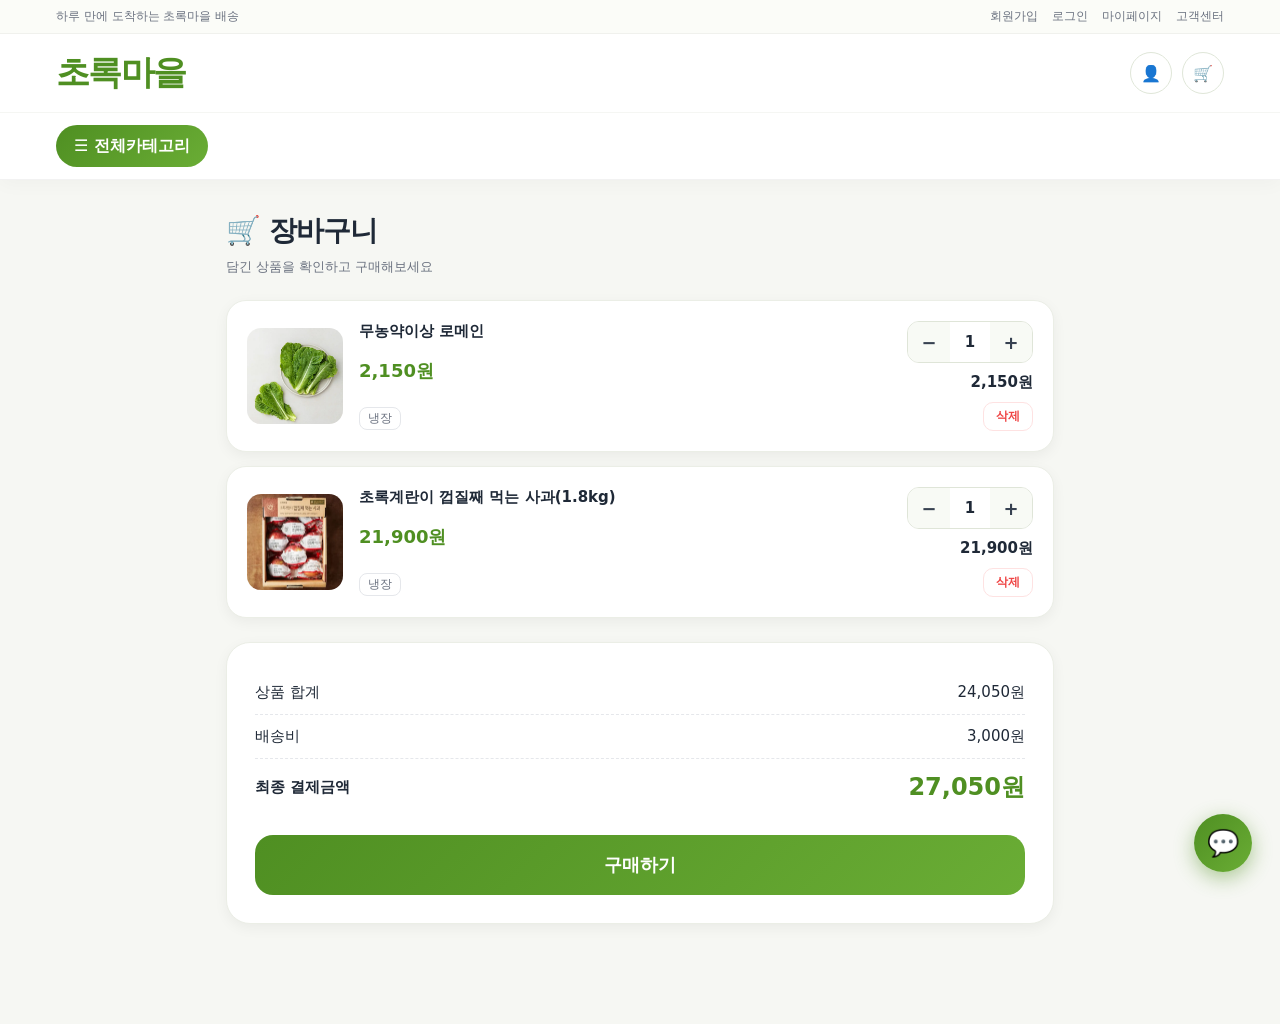
<file: cart.html>
<!doctype html>
<html lang="ko">

<head>
  <meta charset="utf-8" />
  <meta name="viewport" content="width=device-width, initial-scale=1" />
  <title>초록마을 - 장바구니</title>
  <link rel="stylesheet" href="./css/reset.css" />
  <link rel="stylesheet" href="./css/common.css" />
  <style>
    .cart-wrap {
      max-width: 860px;
      margin: 0 auto;
      padding: 32px 16px 100px;
    }

    .cart-title {
      font-size: 28px;
      font-weight: 900;
      letter-spacing: -1px;
      margin: 0 0 8px;
    }

    .cart-subtitle {
      font-size: 13px;
      color: var(--muted);
      margin: 0 0 24px;
    }

    .login-nudge {
      display: flex;
      align-items: center;
      justify-content: space-between;
      padding: 14px 20px;
      border-radius: 14px;
      background: var(--green-soft);
      border: 1px solid #cfe0bd;
      margin-bottom: 20px;
      font-size: 14px;
      gap: 12px;
    }

    .login-nudge a {
      font-weight: 800;
      color: var(--green-dark);
      text-decoration: none;
      white-space: nowrap;
    }

    .cart-item {
      display: grid;
      grid-template-columns: 96px 1fr auto;
      gap: 16px;
      align-items: center;
      padding: 20px;
      background: #fff;
      border-radius: 20px;
      border: 1px solid #ebeee6;
      box-shadow: 0 4px 14px rgba(0, 0, 0, .05);
      margin-bottom: 14px;
    }

    .ci-img {
      width: 96px;
      height: 96px;
      border-radius: 14px;
      object-fit: cover;
      background: #f1f3ec;
    }

    .ci-name {
      font-weight: 800;
      font-size: 15px;
      margin: 0 0 6px;
    }

    .ci-price {
      font-size: 18px;
      font-weight: 900;
      color: var(--green-dark);
    }

    .ci-tag {
      font-size: 12px;
      color: #6b7280;
      border: 1px solid #e5e7eb;
      padding: 2px 8px;
      border-radius: 8px;
      display: inline-block;
      margin-top: 6px;
    }

    .ci-right {
      display: flex;
      flex-direction: column;
      align-items: flex-end;
      gap: 10px;
    }

    .qty-ctrl {
      display: flex;
      align-items: center;
      height: 42px;
      border: 1px solid #dfe5d8;
      border-radius: 12px;
      overflow: hidden;
    }

    .qty-ctrl button {
      width: 42px;
      height: 100%;
      border: none;
      background: #f8faf5;
      cursor: pointer;
      font-size: 18px;
      font-weight: 700;
      color: #374151;
    }

    .qty-ctrl button:hover {
      background: var(--green-soft);
    }

    .qty-ctrl span {
      width: 40px;
      text-align: center;
      font-weight: 800;
      font-size: 15px;
    }

    .ci-subtotal {
      font-weight: 800;
      font-size: 15px;
    }

    .del-btn {
      background: none;
      border: 1px solid #fee2e2;
      color: #ef4444;
      border-radius: 10px;
      padding: 5px 12px;
      cursor: pointer;
      font-size: 12px;
      font-weight: 700;
    }

    .del-btn:hover {
      background: #fee2e2;
    }

    .cart-empty {
      display: none;
      text-align: center;
      padding: 80px 20px;
    }

    .cart-empty p {
      font-size: 20px;
      color: #9ca3af;
      margin-bottom: 20px;
    }

    .cart-empty a {
      color: var(--green-dark);
      font-weight: 800;
      text-decoration: none;
    }

    .cart-summary {
      display: none;
      background: #fff;
      border-radius: 24px;
      border: 1px solid #ebeee6;
      padding: 28px;
      margin-top: 24px;
      box-shadow: 0 4px 14px rgba(0, 0, 0, .05);
    }

    .s-row {
      display: flex;
      justify-content: space-between;
      align-items: center;
      padding: 12px 0;
      border-bottom: 1px dashed #e5e7eb;
      font-size: 15px;
    }

    .s-row:last-of-type {
      border-bottom: none;
    }

    .s-total {
      font-size: 24px;
      font-weight: 900;
      color: var(--green-dark);
    }

    .checkout-btn {
      width: 100%;
      height: 60px;
      margin-top: 20px;
      border: none;
      border-radius: 18px;
      background: linear-gradient(135deg, var(--green-dark), var(--green));
      color: #fff;
      font-size: 18px;
      font-weight: 800;
      cursor: pointer;
    }

    .checkout-btn:hover {
      opacity: .9;
    }

    @media (max-width:640px) {
      .cart-item {
        grid-template-columns: 72px 1fr;
      }

      .ci-right {
        flex-direction: row;
        flex-wrap: wrap;
        justify-content: flex-start;
        grid-column: 1 / -1;
      }
    }
  </style>
</head>

<body>

  <header class="top" id="siteHeader">
    <div class="topbar">
      <div class="topbar__inner">
        <div class="topbar__left"><span>하루 만에 도착하는 초록마을 배송</span></div>
        <div class="topbar__right" id="topLinks"></div>
      </div>
    </div>
    <div class="top__inner">
      <a href="./index.html" class="brand" id="brand">초록마을</a>
      <div class="tools">
        <button class="iconbtn" type="button" aria-label="마이페이지">👤</button>
        <button class="iconbtn" type="button" aria-label="장바구니">🛒</button>
      </div>
    </div>
    <div class="navrow">
      <div class="navrow__inner">
        <button class="allcat" type="button">☰ 전체카테고리</button>
        <nav class="nav2" id="nav2"></nav>
      </div>
    </div>
  </header>

  <div class="cart-wrap">
    <h1 class="cart-title">🛒 장바구니</h1>
    <p class="cart-subtitle">담긴 상품을 확인하고 구매해보세요</p>

    <div class="login-nudge" id="loginNudge" style="display:none;">
      <span>🌿 로그인하면 어떤 기기에서도 장바구니가 유지돼요!</span>
      <a href="./login.html">로그인하기 →</a>
    </div>

    <div id="cartItems"></div>

    <div class="cart-empty" id="cartEmpty">
      <p>장바구니가 비어 있어요 🥲</p>
      <a href="./index.html">쇼핑 계속하기 →</a>
    </div>

    <div class="cart-summary" id="cartSummary">
      <div class="s-row"><span>상품 합계</span><span id="sSubtotal">0원</span></div>
      <div class="s-row"><span>배송비</span><span id="sShipping">3,000원</span></div>
      <div class="s-row">
        <span style="font-weight:800;">최종 결제금액</span>
        <span class="s-total" id="sTotal">0원</span>
      </div>
      <button class="checkout-btn" onclick="alert('결제 기능은 추후 구현 예정이에요!')">구매하기</button>
    </div>
  </div>

  <script src="./js/auth.js"></script>
  <script src="./js/chatbot.js"></script>
  <script>
    const API_BASE = "http://localhost:8000";
    const LOCAL_KEY = "choroc_cart";
    const CART_VERSION_KEY = "choroc_cart_version";
    const CART_VERSION = "choroc-cart-default-v2";

    function won(n) { return Number(n).toLocaleString("ko-KR") + "원"; }

    // ── 기본 장바구니 2개 ──
    // PPT 내용 유지: 비로그인/로그인 모두 localStorage를 화면 기준으로 사용하고,
    // 로그인 상태에서는 MySQL cart_items에 동기화한다.
    function getDefaultCartItems() {
      return [
        {
          id: "init-101",
          product_id: 101,
          name: "무농약이상 로메인",
          price: 2150,
          image: "./img/26.webp",
          tag: "냉장",
          quantity: 1
        },
        {
          id: "init-102",
          product_id: 102,
          name: "초록계란이 껍질째 먹는 사과(1.8kg)",
          price: 21900,
          image: "./img/23.webp",
          tag: "냉장",
          quantity: 1
        }
      ];
    }

    // ── localStorage 관리 ──
    function localLoad() {
      try {
        const raw = localStorage.getItem(LOCAL_KEY);
        const parsed = (raw && raw !== "null") ? JSON.parse(raw) : [];
        return Array.isArray(parsed) ? parsed : [];
      } catch { return []; }
    }

    function localSave(items) {
      localStorage.setItem(LOCAL_KEY, JSON.stringify(items));
    }

    function hasCartStorage() {
      return localStorage.getItem(LOCAL_KEY) !== null;
    }

    // 프론트 data.json 상품 ID(101~117)를 DB products.id(1~17) 기준으로 비교하기 위한 변환
    function toDbProductId(productId) {
      const n = Number(productId);
      if (n >= 101 && n <= 117) return n - 100;
      return n;
    }

    // ── 최초 기본값 보장 ──
    function checkAndInitDefaultCart() {
      const savedVersion = localStorage.getItem(CART_VERSION_KEY);

      // 이전 테스트/수정 과정에서 choroc_cart가 []로 남아 기본 2개가 안 뜨는 문제 방지
      // 새 버전 최초 1회는 기본 상품 2개를 다시 세팅한다.
      if (savedVersion !== CART_VERSION) {
        const defaults = getDefaultCartItems();
        localSave(defaults);
        localStorage.setItem(CART_VERSION_KEY, CART_VERSION);
        localStorage.setItem("cart_initialized", "true");
        return defaults;
      }

      // 이후부터는 사용자가 삭제한 상태도 존중한다.
      // 즉, choroc_cart 키가 있으면 []라도 그대로 사용한다.
      if (hasCartStorage()) return localLoad();

      const defaults = getDefaultCartItems();
      localSave(defaults);
      localStorage.setItem("cart_initialized", "true");
      return defaults;
    }

    let cartData = [];
    let isLogin = false;

    // ── 초기화 진입점 ──
    async function init() {
      const token = localStorage.getItem("choroc_token");
      isLogin = !!token;

      if (typeof window.renderAuthTopLinks === "function") {
        window.renderAuthTopLinks();
      }

      // 화면은 항상 localStorage 기준으로 먼저 렌더링
      cartData = checkAndInitDefaultCart();
      render();

      // 로그인 상태이면 MySQL cart_items에 보조 동기화
      // 단, 서버가 비어 있어도 localStorage 화면을 지우지 않는다.
      if (isLogin) {
        await syncWithServer(token);
      }
    }

    async function syncWithServer(token) {
      try {
        const headers = {
          "Content-Type": "application/json",
          "Authorization": `Bearer ${token}`,
        };

        const localItems = localLoad();

        // 1. 현재 서버 장바구니 조회
        let serverItems = [];
        const firstRes = await fetch(`${API_BASE}/api/cart`, { headers });
        if (firstRes.ok) {
          const data = await firstRes.json();
          serverItems = Array.isArray(data.items) ? data.items : [];
        }

        // 2. localStorage 장바구니를 서버에 동기화
        // 이미 서버에 있는 상품이면 수량을 맞추고, 없으면 새로 추가한다.
        for (const item of localItems) {
          const dbProductId = toDbProductId(item.product_id);
          const matched = serverItems.find(s => Number(s.product_id) === Number(dbProductId));

          if (matched) {
            item.server_cart_id = matched.id;
            if (Number(matched.quantity) !== Number(item.quantity)) {
              await fetch(`${API_BASE}/api/cart/${matched.id}`, {
                method: "PATCH",
                headers,
                body: JSON.stringify({ quantity: item.quantity }),
              });
            }
          } else {
            const postRes = await fetch(`${API_BASE}/api/cart`, {
              method: "POST",
              headers,
              body: JSON.stringify({ product_id: item.product_id, quantity: item.quantity }),
            });
            if (postRes.ok) {
              // 방금 추가한 뒤 서버 id를 다시 가져오기 위해 나중에 재조회
            } else {
              console.warn("장바구니 서버 저장 실패:", item.product_id);
            }
          }
        }

        // 3. 서버 재조회 후 localStorage 항목에 server_cart_id 연결
        const secondRes = await fetch(`${API_BASE}/api/cart`, { headers });
        if (secondRes.ok) {
          const data = await secondRes.json();
          serverItems = Array.isArray(data.items) ? data.items : [];
        }

        let latestLocal = localLoad();

        // localStorage가 완전히 비어 있고 서버에만 데이터가 있으면 서버 데이터로 복구
        if (latestLocal.length === 0 && serverItems.length > 0) {
          latestLocal = serverItems;
        } else {
          latestLocal.forEach(item => {
            const dbProductId = toDbProductId(item.product_id);
            const matched = serverItems.find(s => Number(s.product_id) === Number(dbProductId));
            if (matched) item.server_cart_id = matched.id;
          });
        }

        cartData = latestLocal;
        localSave(cartData);
        render();
      } catch (e) {
        console.warn("서버 연결 실패, 로컬 모드로 동작합니다.", e);
      }
    }

    function render() {
      const wrap = document.getElementById("cartItems");
      const empty = document.getElementById("cartEmpty");
      const summary = document.getElementById("cartSummary");

      if (!cartData || cartData.length === 0) {
        wrap.innerHTML = "";
        empty.style.display = "block";
        summary.style.display = "none";
        return;
      }

      empty.style.display = "none";
      summary.style.display = "block";
      wrap.innerHTML = cartData.map(item => `
      <div class="cart-item" data-id="${item.id}">
        <img class="ci-img" src="${item.image}" alt="${item.name}" onerror="this.src='https://images.unsplash.com/photo-1546069901-ba9599a7e63c?w=200&q=60'" />
        <div>
          <p class="ci-name">${item.name}</p>
          <p class="ci-price">${won(item.price)}</p>
          ${item.tag ? `<span class="ci-tag">${item.tag}</span>` : ""}
        </div>
        <div class="ci-right">
          <div class="qty-ctrl">
            <button onclick="changeQty('${item.id}', ${item.quantity - 1})">−</button>
            <span>${item.quantity}</span>
            <button onclick="changeQty('${item.id}', ${item.quantity + 1})">+</button>
          </div>
          <span class="ci-subtotal">${won(item.price * item.quantity)}</span>
          <button class="del-btn" onclick="removeItem('${item.id}')">삭제</button>
        </div>
      </div>
    `).join("");
      updateTotal();
    }

    function updateTotal() {
      const sub = cartData.reduce((s, i) => s + i.price * i.quantity, 0);
      const shipping = sub >= 40000 ? 0 : 3000;
      document.getElementById("sSubtotal").textContent = won(sub);
      document.getElementById("sShipping").textContent = shipping === 0 ? "무료 🎉" : won(shipping);
      document.getElementById("sTotal").textContent = won(sub + shipping);
    }

    async function changeQty(id, newQty) {
      if (newQty < 1) return removeItem(id);

      const item = cartData.find(i => String(i.id) === String(id));
      if (item) item.quantity = newQty;
      localSave(cartData);
      render();

      if (isLogin && item?.server_cart_id) {
        const token = localStorage.getItem("choroc_token");
        await fetch(`${API_BASE}/api/cart/${item.server_cart_id}`, {
          method: "PATCH",
          headers: { "Content-Type": "application/json", "Authorization": `Bearer ${token}` },
          body: JSON.stringify({ quantity: newQty }),
        });
      }
    }

    async function removeItem(id) {
      if (!confirm("삭제하시겠습니까?")) return;

      const target = cartData.find(i => String(i.id) === String(id));
      cartData = cartData.filter(i => String(i.id) !== String(id));
      localSave(cartData); // 비어 있어도 []로 저장하여 사용자의 삭제 상태 유지
      render();

      if (isLogin && target?.server_cart_id) {
        const token = localStorage.getItem("choroc_token");
        await fetch(`${API_BASE}/api/cart/${target.server_cart_id}`, {
          method: "DELETE",
          headers: { "Authorization": `Bearer ${token}` },
        });
      }
    }

    document.addEventListener("DOMContentLoaded", init);
  </script>
</body>

</html>
</file>
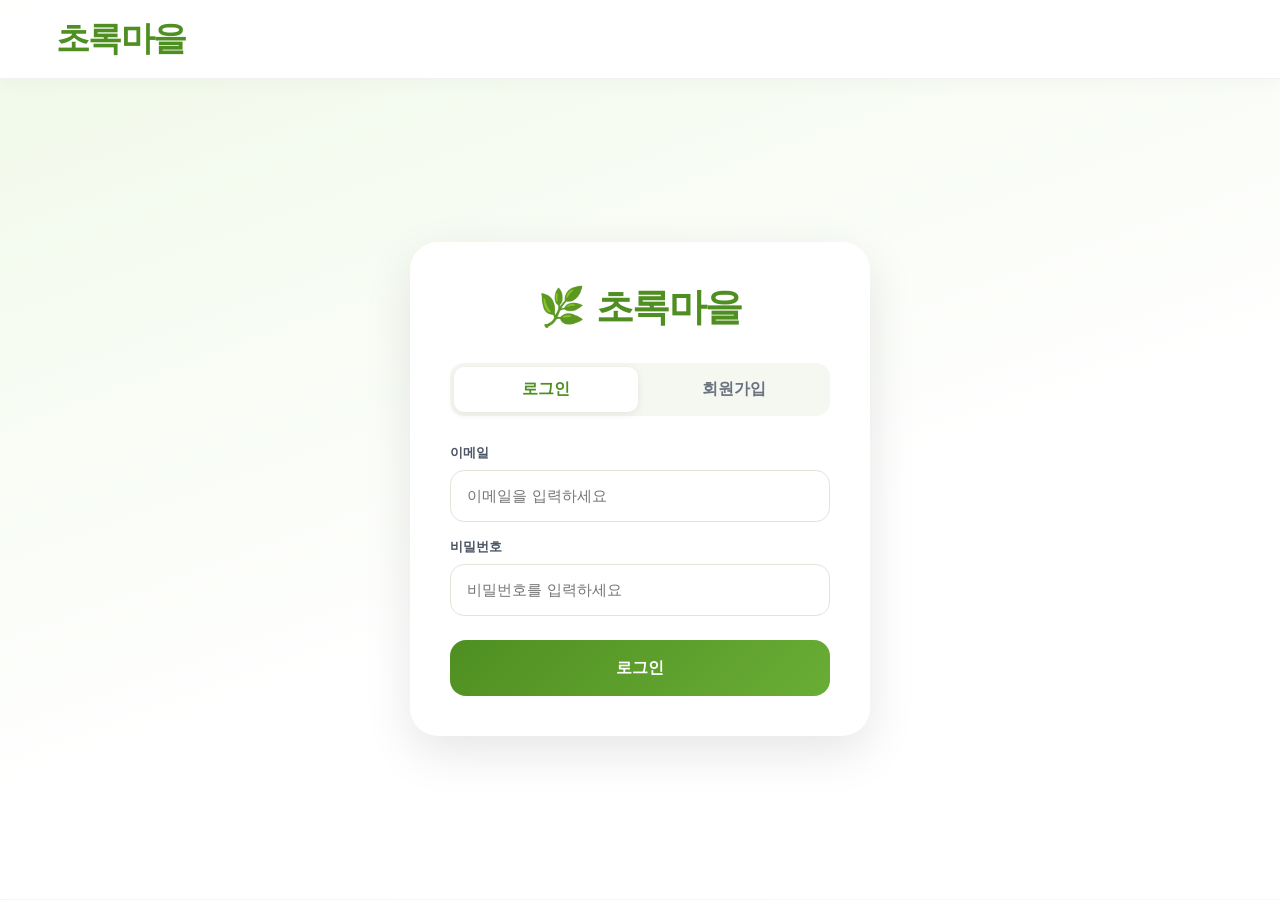
<file: login.html>
<!doctype html>
<html lang="ko">
<head>
  <meta charset="utf-8" />
  <meta name="viewport" content="width=device-width, initial-scale=1" />
  <title>초록마을 - 로그인 / 회원가입</title>
  <link rel="stylesheet" href="./css/reset.css" />
  <link rel="stylesheet" href="./css/common.css" />
  <style>
    body { background: linear-gradient(160deg, #f0f9e8 0%, #ffffff 60%); }

    .login-page {
      min-height: calc(100vh - 80px);
      display: flex; align-items: center; justify-content: center;
      padding: 40px 16px;
    }

    .login-box {
      width: 100%; max-width: 460px;
      background: #fff; border-radius: 28px;
      box-shadow: 0 16px 48px rgba(0,0,0,.1); padding: 40px;
    }

    .login-logo {
      text-align: center; font-size: 38px; font-weight: 900;
      color: var(--green-dark); letter-spacing: -1.5px; margin-bottom: 30px;
    }

    /* 탭 버튼 */
    .tab-btns {
      display: grid; grid-template-columns: 1fr 1fr;
      background: #f5f7f1; border-radius: 14px;
      padding: 4px; margin-bottom: 28px; gap: 4px;
    }
    .tab-btn {
      padding: 12px; border: none; border-radius: 10px;
      background: transparent; font-weight: 700; cursor: pointer;
      color: #6b7280; transition: .2s;
    }
    .tab-btn.active {
      background: #fff; color: var(--green-dark);
      box-shadow: 0 2px 8px rgba(0,0,0,.08);
    }

    /* 입력 필드 */
    .form-group { margin-bottom: 16px; }
    .form-group label {
      display: block; font-size: 13px;
      font-weight: 700; color: #4b5563; margin-bottom: 8px;
    }
    .form-group input {
      width: 100%; height: 52px; padding: 0 16px;
      border: 1px solid #dfe6d8; border-radius: 14px;
      outline: none; font-size: 15px; transition: .2s;
    }
    .form-group input:focus {
      border-color: var(--green);
      box-shadow: 0 0 0 3px rgba(106,173,53,.15);
    }

    /* 제출 버튼 */
    .submit-btn {
      width: 100%; height: 56px; border: none;
      border-radius: 16px;
      background: linear-gradient(135deg, var(--green-dark), var(--green));
      color: #fff; font-size: 16px; font-weight: 800;
      cursor: pointer; margin-top: 8px; transition: opacity .2s;
    }
    .submit-btn:hover { opacity: .88; }
    .submit-btn:disabled { opacity: .5; cursor: not-allowed; }

    /* 메시지 박스 */
    .msg {
      display: none; font-size: 13px; font-weight: 700;
      text-align: center; margin-top: 12px;
      padding: 10px; border-radius: 10px;
    }
    .msg.error   { color: var(--danger); background: #fff5f5; }
    .msg.success { color: var(--green-dark); background: var(--green-soft); }
  </style>
</head>
<body>

  <header class="top">
    <div class="top__inner">
      <a href="./index.html" class="brand">초록마을</a>
    </div>
  </header>

  <div class="login-page">
    <div class="login-box">
      <div class="login-logo">🌿 초록마을</div>

      <!-- 탭 전환 버튼 -->
      <div class="tab-btns">
        <button class="tab-btn" id="tabLogin"  onclick="showTab('login')">로그인</button>
        <button class="tab-btn" id="tabSignup" onclick="showTab('signup')">회원가입</button>
      </div>

      <!-- ─── 로그인 폼 ─── -->
      <div id="loginForm">
        <div class="form-group">
          <label>이메일</label>
          <input type="email" id="loginEmail" placeholder="이메일을 입력하세요" />
        </div>
        <div class="form-group">
          <label>비밀번호</label>
          <input type="password" id="loginPw" placeholder="비밀번호를 입력하세요" />
        </div>
        <button class="submit-btn" id="loginBtn" onclick="doLogin()">로그인</button>
        <div class="msg error" id="loginError"></div>
      </div>

      <!-- ─── 회원가입 폼 ─── -->
      <div id="signupForm" style="display:none;">
        <div class="form-group">
          <label>이름</label>
          <input type="text" id="signupName" placeholder="이름을 입력하세요" />
        </div>
        <div class="form-group">
          <label>이메일</label>
          <input type="email" id="signupEmail" placeholder="이메일을 입력하세요" />
        </div>
        <div class="form-group">
          <label>비밀번호</label>
          <input type="password" id="signupPw" placeholder="6자 이상 입력하세요" />
        </div>
        <button class="submit-btn" id="signupBtn" onclick="doSignup()">회원가입</button>
        <div class="msg error"   id="signupError"></div>
        <div class="msg success" id="signupOk"></div>
      </div>

    </div>
  </div>

  <script src="./js/login.js"></script>
</body>
</html>
</file>
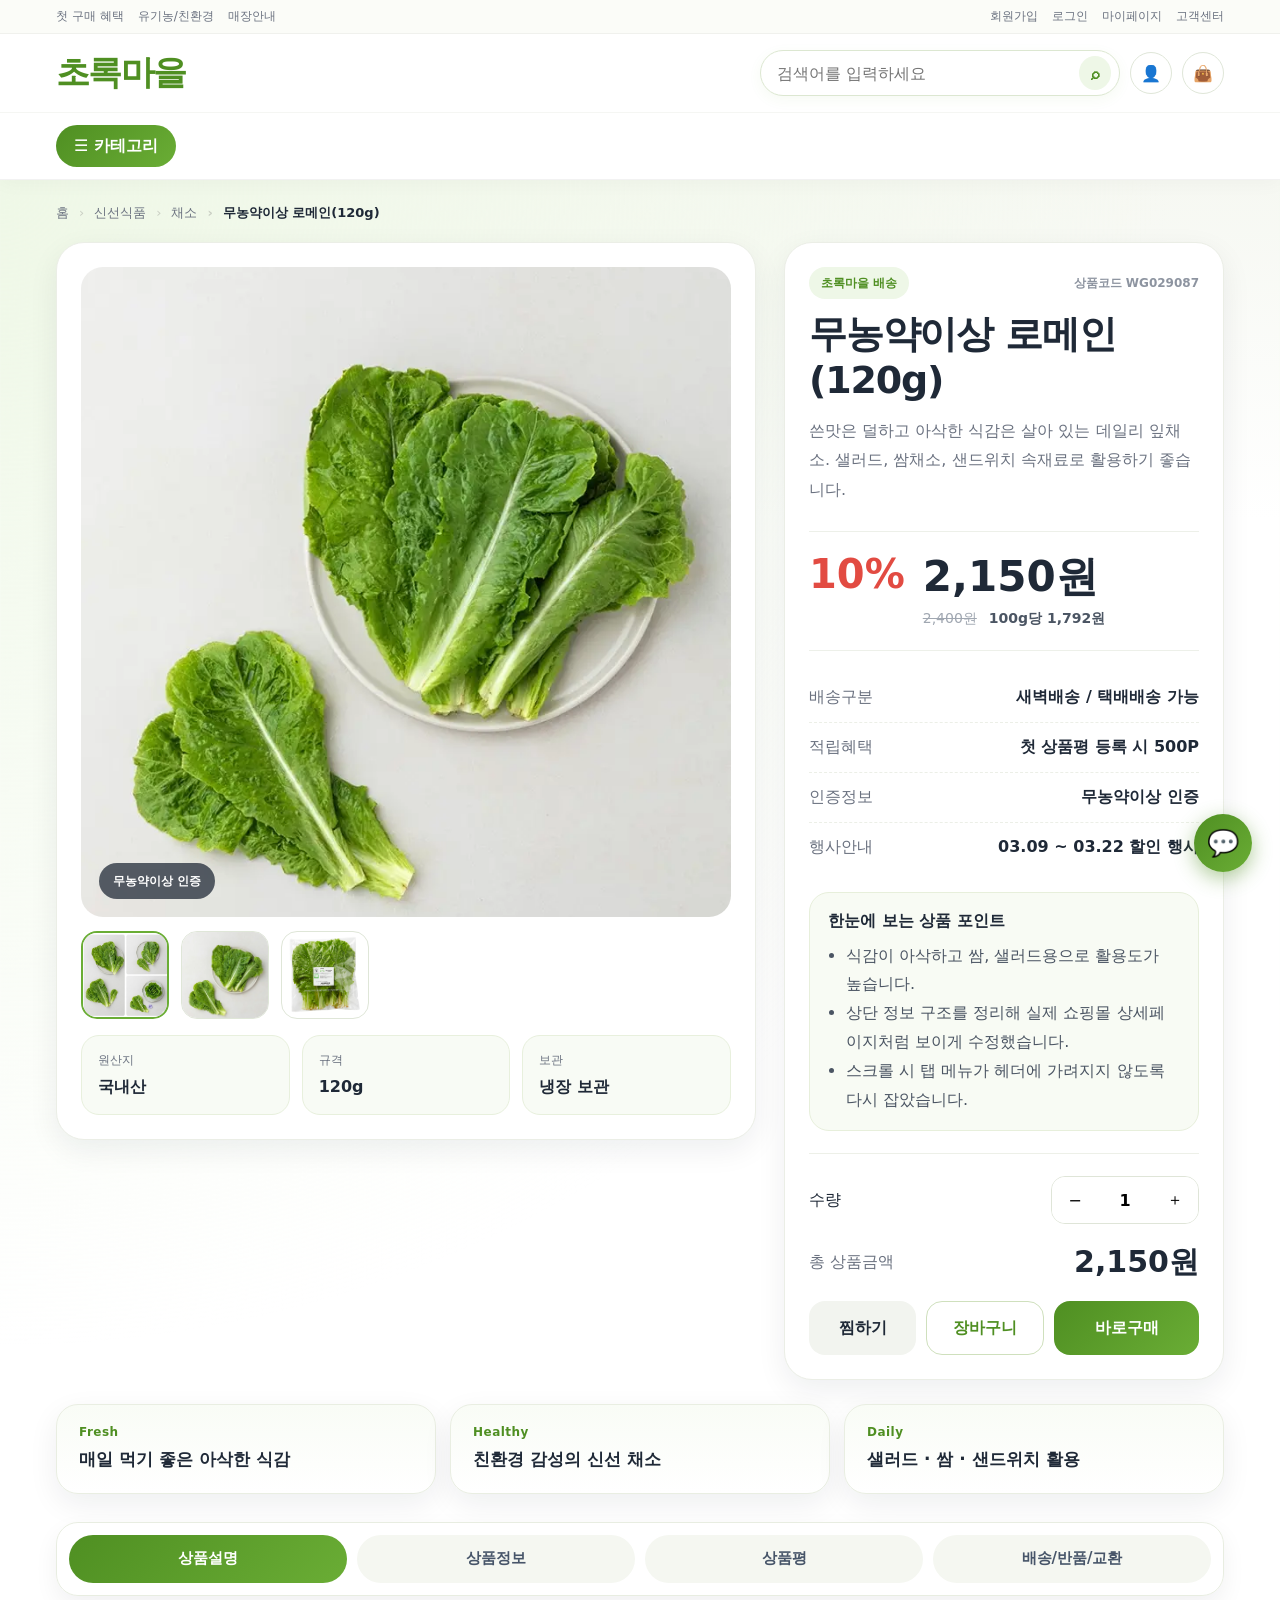
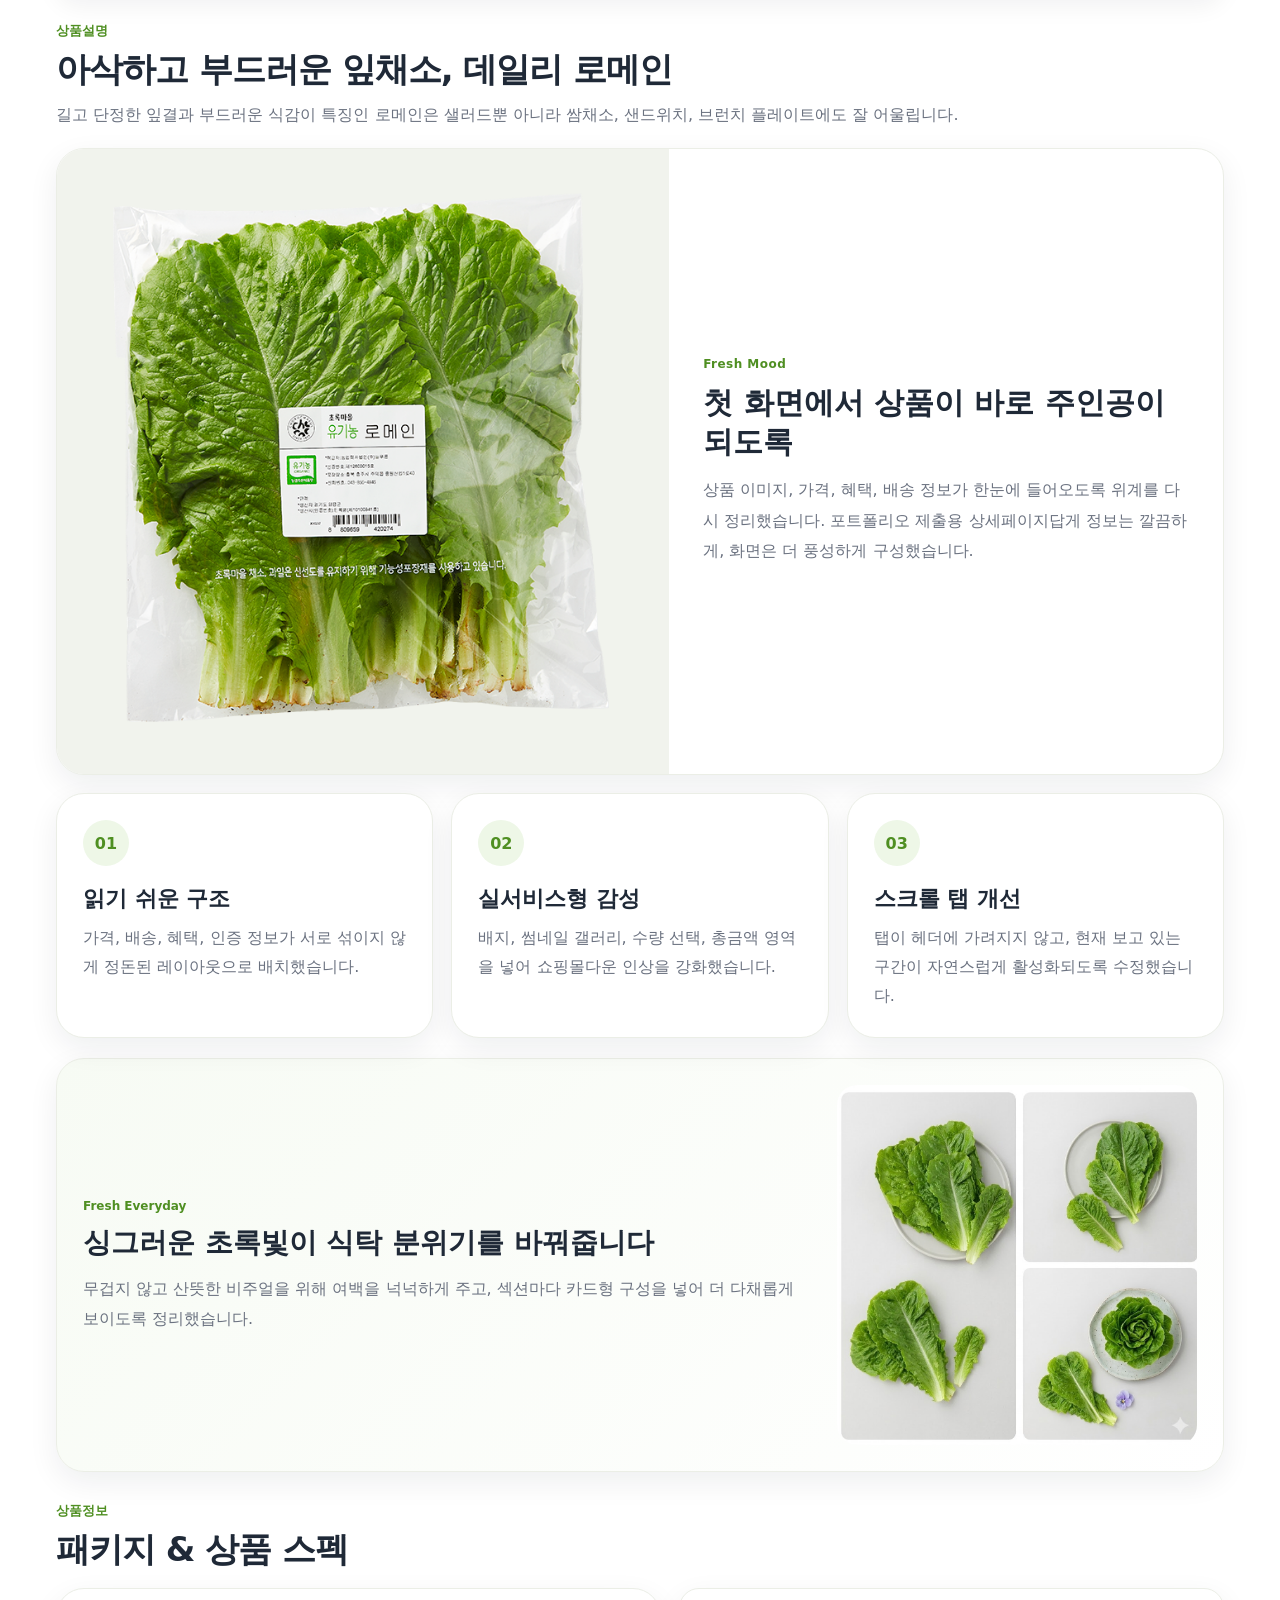
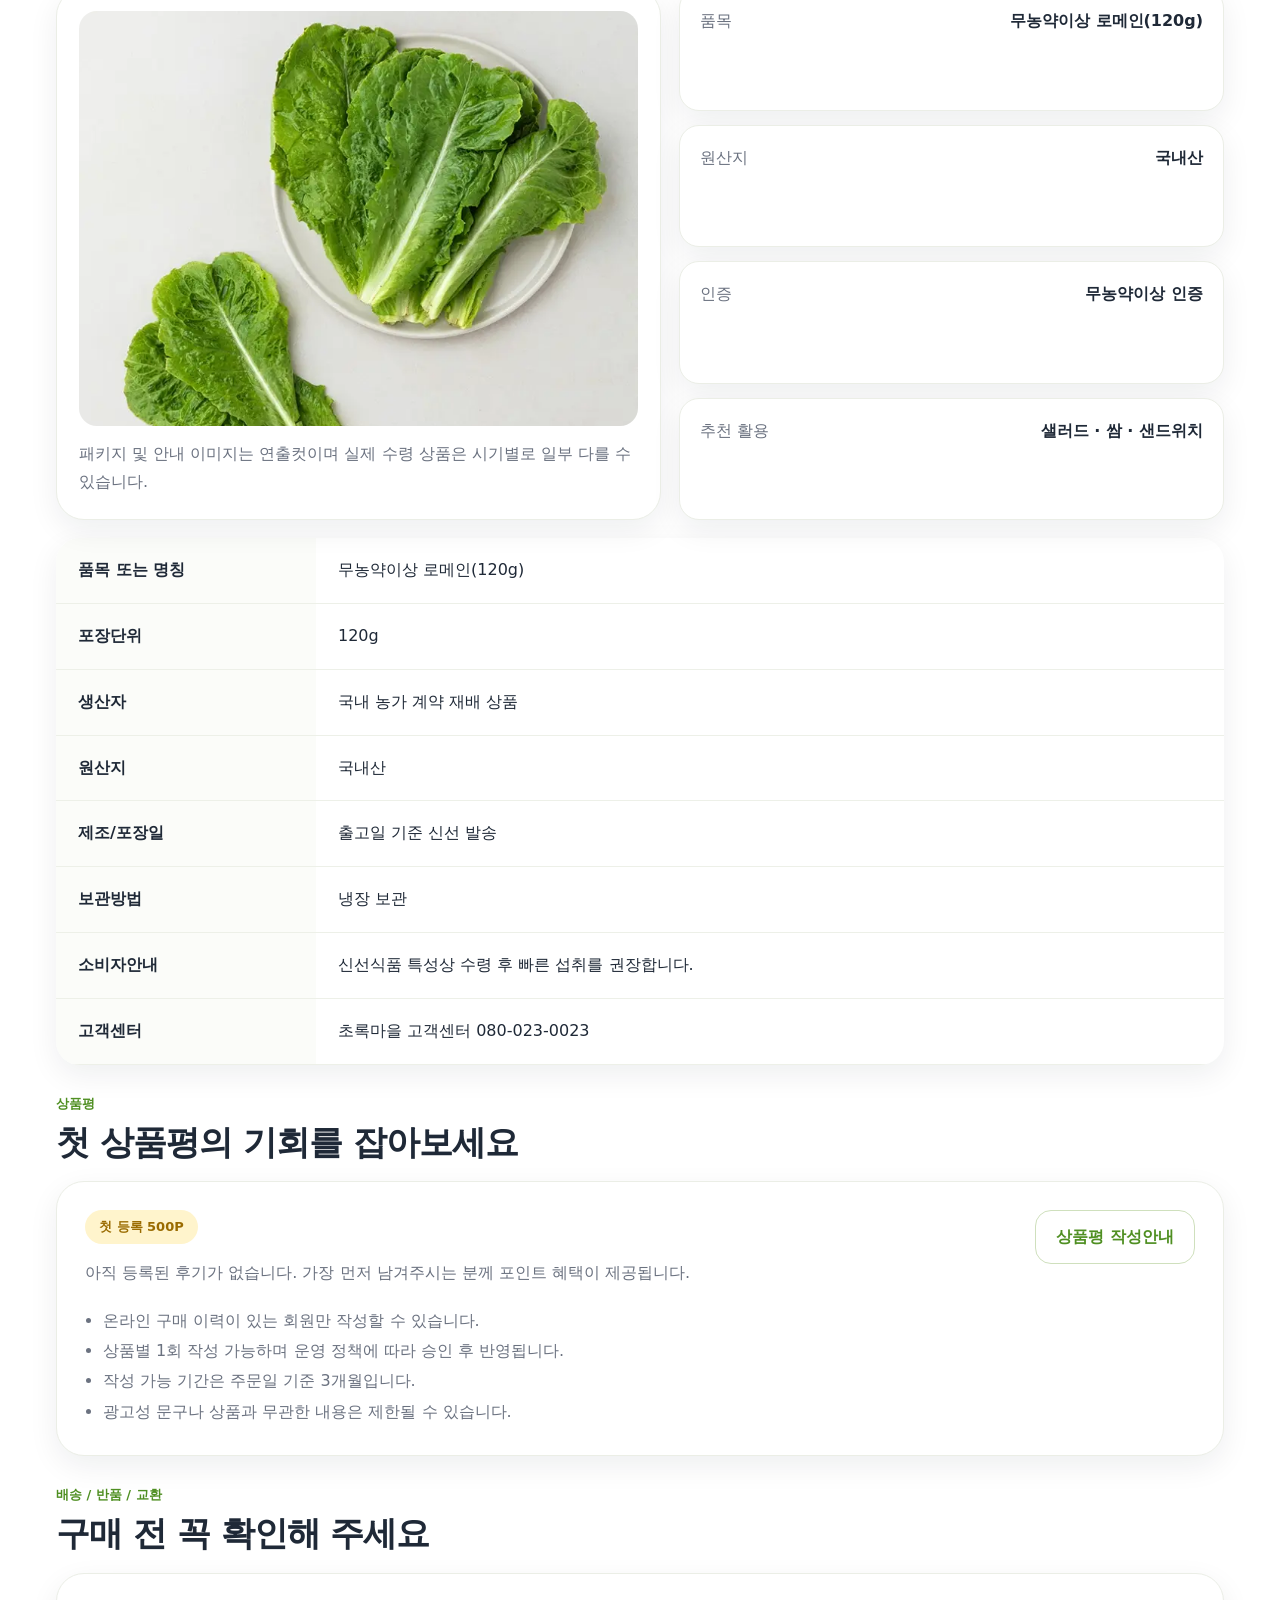
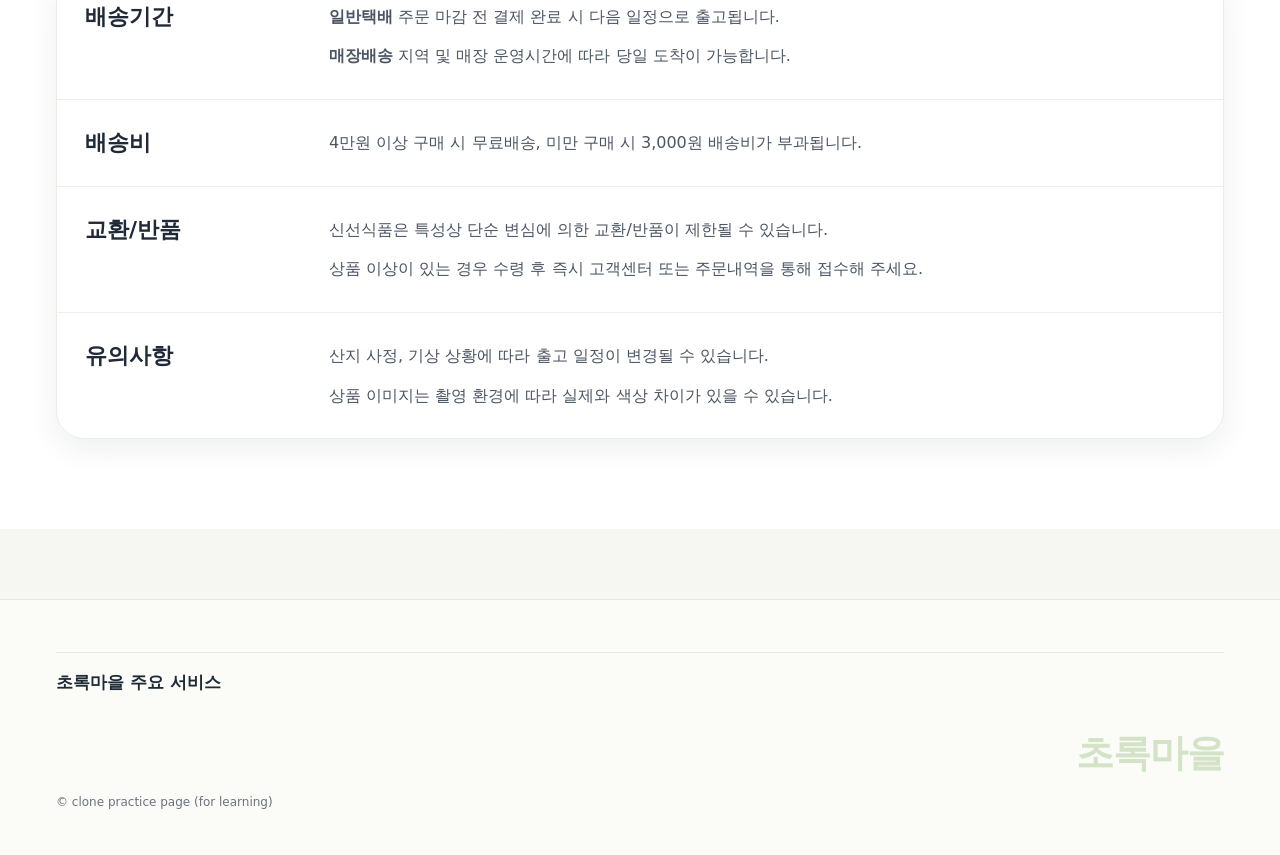
<file: sub.html>
<!doctype html>
<html lang="ko">
<head>
  <meta charset="utf-8" />
  <meta name="viewport" content="width=device-width, initial-scale=1" />
  <title>초록마을 - 무농약이상 로메인 상세</title>
  <link rel="stylesheet" href="./css/reset.css" />
  <link rel="stylesheet" href="./css/common.css" />
  <link rel="stylesheet" href="./css/sub.css" />
</head>
<body>
  <header class="top" id="siteHeader">
    <div class="topbar">
      <div class="topbar__inner">
        <div class="topbar__left">
          <span>첫 구매 혜택</span>
          <span>유기농/친환경</span>
          <span>매장안내</span>
        </div>
        <div class="topbar__right" id="topLinks"></div>
      </div>
    </div>

    <div class="top__inner">
      <div class="brand" id="brand">
        <a href="./index.html">초록마을</a>
      </div>

      <div class="tools">
        <div class="searchbox">
          <input class="search" type="text" placeholder="검색어를 입력하세요" />
          <button class="searchbtn" type="button" aria-label="검색">⌕</button>
        </div>
        <button class="iconbtn" type="button" title="로그인">👤</button>
        <button class="iconbtn" type="button" title="장바구니">👜</button>
      </div>
    </div>

    <div class="navrow">
      <div class="navrow__inner">
        <button class="allcat" type="button">☰ 카테고리</button>
        <nav class="nav2" id="nav2"></nav>
      </div>
    </div>
  </header>

  <main class="sub-page">
    <div class="sub-inner">
      <nav class="breadcrumb" aria-label="breadcrumb">
        <a href="./index.html">홈</a>
        <span>신선식품</span>
        <span>채소</span>
        <strong>무농약이상 로메인(120g)</strong>
      </nav>

      <section class="product-hero">
        <div class="gallery-panel">
          <div class="gallery-main">
            <img id="mainImage" src="./img/26.webp" alt="무농약이상 로메인 대표 이미지" />
            <span class="gallery-badge">무농약이상 인증</span>
          </div>

          <div class="gallery-thumbs">
            <button class="g-thumb is-active" type="button" data-image="./img/31.jpg">
              <img src="./img/31.jpg" alt="로메인 썸네일 1" />
            </button>
            <button class="g-thumb" type="button" data-image="./img/26.webp">
              <img src="./img/26.webp" alt="로메인 썸네일 2" />
            </button>
            <button class="g-thumb" type="button" data-image="./img/30.png">
              <img src="./img/30.png" alt="로메인 썸네일 3" />
            </button>
          </div>

          <div class="mini-feature-row">
            <div class="mini-feature">
              <span>원산지</span>
              <strong>국내산</strong>
            </div>
            <div class="mini-feature">
              <span>규격</span>
              <strong>120g</strong>
            </div>
            <div class="mini-feature">
              <span>보관</span>
              <strong>냉장 보관</strong>
            </div>
          </div>
        </div>

        <div class="summary-panel">
          <div class="summary-chip-row">
            <span class="chip chip-green">초록마을 배송</span>
            <span class="summary-code">상품코드 WG029087</span>
          </div>

          <h1 class="product-title">무농약이상 로메인(120g)</h1>
          <p class="product-desc">
            쓴맛은 덜하고 아삭한 식감은 살아 있는 데일리 잎채소.
            샐러드, 쌈채소, 샌드위치 속재료로 활용하기 좋습니다.
          </p>

          <div class="price-box">
            <span class="discount">10%</span>
            <div class="price-info">
              <strong class="sale-price">2,150원</strong>
              <div class="price-sub">
                <span class="origin-price">2,400원</span>
                <span class="unit-price">100g당 1,792원</span>
              </div>
            </div>
          </div>

          <div class="spec-list">
            <div class="spec-row">
              <span>배송구분</span>
              <strong>새벽배송 / 택배배송 가능</strong>
            </div>
            <div class="spec-row">
              <span>적립혜택</span>
              <strong>첫 상품평 등록 시 500P</strong>
            </div>
            <div class="spec-row">
              <span>인증정보</span>
              <strong>무농약이상 인증</strong>
            </div>
            <div class="spec-row">
              <span>행사안내</span>
              <strong>03.09 ~ 03.22 할인 행사</strong>
            </div>
          </div>

          <div class="point-box">
            <h3>한눈에 보는 상품 포인트</h3>
            <ul>
              <li>식감이 아삭하고 쌈, 샐러드용으로 활용도가 높습니다.</li>
              <li>상단 정보 구조를 정리해 실제 쇼핑몰 상세페이지처럼 보이게 수정했습니다.</li>
              <li>스크롤 시 탭 메뉴가 헤더에 가려지지 않도록 다시 잡았습니다.</li>
            </ul>
          </div>
<div class="purchase-box"
     data-product-id="101"
     data-name="무농약이상 로메인(120g)"
     data-price="2150"
     data-image="./img/26.webp"
     data-tag="냉장">

  <div class="qty-row">
    <span>수량</span>
    <div class="qty-box">
      <button type="button" id="qtyMinus">−</button>
      <input id="qtyInput" type="text" value="1" readonly />
      <button type="button" id="qtyPlus">＋</button>
    </div>
  </div>

  <div class="total-row">
    <span>총 상품금액</span>
    <strong id="totalPrice">2,150원</strong>
  </div>

  <div class="buy-actions">
    <!-- 찜하기: 기능 미구현 -->
    <button type="button" id="btnWish"       class="btn btn-light">찜하기</button>
    <!-- 장바구니: 담고 → cart.html 이동 -->
    <button type="button" id="btnAddToCart"  class="btn btn-line">장바구니</button>
    <!-- 바로구매: 담고 → cart.html 이동 (장바구니와 동일) -->
    <button type="button" id="btnBuyNow"     class="btn btn-primary">바로구매</button>
  </div>

</div>
        </div>
      </section>

      <section class="promo-strip">
        <article>
          <span>Fresh</span>
          <strong>매일 먹기 좋은 아삭한 식감</strong>
        </article>
        <article>
          <span>Healthy</span>
          <strong>친환경 감성의 신선 채소</strong>
        </article>
        <article>
          <span>Daily</span>
          <strong>샐러드 · 쌈 · 샌드위치 활용</strong>
        </article>
      </section>

      <div class="sticky-tabs-wrap">
        <div class="sticky-tabs" id="stickyTabs">
          <a href="#desc" class="tab-link is-active">상품설명</a>
          <a href="#info" class="tab-link">상품정보</a>
          <a href="#review" class="tab-link">상품평</a>
          <a href="#shipping" class="tab-link">배송/반품/교환</a>
        </div>
      </div>

      <section class="detail-main">
        <section class="detail-section" id="desc">
          <div class="section-title">
            <span>상품설명</span>
            <h2>아삭하고 부드러운 잎채소, 데일리 로메인</h2>
            <p>
              길고 단정한 잎결과 부드러운 식감이 특징인 로메인은 샐러드뿐 아니라
              쌈채소, 샌드위치, 브런치 플레이트에도 잘 어울립니다.
            </p>
          </div>

          <div class="story-card">
            <div class="story-image">
              <img src="./img/30.png" alt="로메인 연출 이미지" />
            </div>
            <div class="story-content">
              <span class="eyebrow">Fresh Mood</span>
              <h3>첫 화면에서 상품이 바로 주인공이 되도록</h3>
              <p>
                상품 이미지, 가격, 혜택, 배송 정보가 한눈에 들어오도록 위계를 다시
                정리했습니다. 포트폴리오 제출용 상세페이지답게 정보는 깔끔하게,
                화면은 더 풍성하게 구성했습니다.
              </p>
            </div>
          </div>

          <div class="feature-grid">
            <article class="feature-card">
              <span class="feature-num">01</span>
              <h3>읽기 쉬운 구조</h3>
              <p>가격, 배송, 혜택, 인증 정보가 서로 섞이지 않게 정돈된 레이아웃으로 배치했습니다.</p>
            </article>
            <article class="feature-card">
              <span class="feature-num">02</span>
              <h3>실서비스형 감성</h3>
              <p>배지, 썸네일 갤러리, 수량 선택, 총금액 영역을 넣어 쇼핑몰다운 인상을 강화했습니다.</p>
            </article>
            <article class="feature-card">
              <span class="feature-num">03</span>
              <h3>스크롤 탭 개선</h3>
              <p>탭이 헤더에 가려지지 않고, 현재 보고 있는 구간이 자연스럽게 활성화되도록 수정했습니다.</p>
            </article>
          </div>

          <div class="wide-banner">
            <div class="wide-banner__text">
              <span>Fresh Everyday</span>
              <h3>싱그러운 초록빛이 식탁 분위기를 바꿔줍니다</h3>
              <p>
                무겁지 않고 산뜻한 비주얼을 위해 여백을 넉넉하게 주고,
                섹션마다 카드형 구성을 넣어 더 다채롭게 보이도록 정리했습니다.
              </p>
            </div>
            <div class="wide-banner__image">
              <img src="./img/31.jpg" alt="로메인 대표 이미지" />
            </div>
          </div>
        </section>

        <section class="detail-section" id="info">
          <div class="section-title">
            <span>상품정보</span>
            <h2>패키지 & 상품 스펙</h2>
          </div>

          <div class="info-top-grid">
            <div class="package-card">
              <img src="./img/26.webp" alt="패키지 이미지" />
              <p>패키지 및 안내 이미지는 연출컷이며 실제 수령 상품은 시기별로 일부 다를 수 있습니다.</p>
            </div>

            <div class="info-side-cards">
              <div class="info-side-card"><span>품목</span><strong>무농약이상 로메인(120g)</strong></div>
              <div class="info-side-card"><span>원산지</span><strong>국내산</strong></div>
              <div class="info-side-card"><span>인증</span><strong>무농약이상 인증</strong></div>
              <div class="info-side-card"><span>추천 활용</span><strong>샐러드 · 쌈 · 샌드위치</strong></div>
            </div>
          </div>

          <table class="info-table">
            <tbody>
              <tr><th>품목 또는 명칭</th><td>무농약이상 로메인(120g)</td></tr>
              <tr><th>포장단위</th><td>120g</td></tr>
              <tr><th>생산자</th><td>국내 농가 계약 재배 상품</td></tr>
              <tr><th>원산지</th><td>국내산</td></tr>
              <tr><th>제조/포장일</th><td>출고일 기준 신선 발송</td></tr>
              <tr><th>보관방법</th><td>냉장 보관</td></tr>
              <tr><th>소비자안내</th><td>신선식품 특성상 수령 후 빠른 섭취를 권장합니다.</td></tr>
              <tr><th>고객센터</th><td>초록마을 고객센터 080-023-0023</td></tr>
            </tbody>
          </table>
        </section>

        <section class="detail-section" id="review">
          <div class="section-title">
            <span>상품평</span>
            <h2>첫 상품평의 기회를 잡아보세요</h2>
          </div>

          <div class="review-box">
            <div class="review-top">
              <div>
                <div class="review-badge">첫 등록 500P</div>
                <p>아직 등록된 후기가 없습니다. 가장 먼저 남겨주시는 분께 포인트 혜택이 제공됩니다.</p>
              </div>
              <button type="button" class="btn btn-line review-guide-btn">상품평 작성안내</button>
            </div>

            <ul class="review-list">
              <li>온라인 구매 이력이 있는 회원만 작성할 수 있습니다.</li>
              <li>상품별 1회 작성 가능하며 운영 정책에 따라 승인 후 반영됩니다.</li>
              <li>작성 가능 기간은 주문일 기준 3개월입니다.</li>
              <li>광고성 문구나 상품과 무관한 내용은 제한될 수 있습니다.</li>
            </ul>
          </div>
        </section>

        <section class="detail-section" id="shipping">
          <div class="section-title">
            <span>배송 / 반품 / 교환</span>
            <h2>구매 전 꼭 확인해 주세요</h2>
          </div>

          <div class="shipping-box">
            <div class="shipping-row">
              <h3>배송기간</h3>
              <div>
                <p><strong>일반택배</strong> 주문 마감 전 결제 완료 시 다음 일정으로 출고됩니다.</p>
                <p><strong>매장배송</strong> 지역 및 매장 운영시간에 따라 당일 도착이 가능합니다.</p>
              </div>
            </div>

            <div class="shipping-row">
              <h3>배송비</h3>
              <div>
                <p>4만원 이상 구매 시 무료배송, 미만 구매 시 3,000원 배송비가 부과됩니다.</p>
              </div>
            </div>

            <div class="shipping-row">
              <h3>교환/반품</h3>
              <div>
                <p>신선식품은 특성상 단순 변심에 의한 교환/반품이 제한될 수 있습니다.</p>
                <p>상품 이상이 있는 경우 수령 후 즉시 고객센터 또는 주문내역을 통해 접수해 주세요.</p>
              </div>
            </div>

            <div class="shipping-row no-border">
              <h3>유의사항</h3>
              <div>
                <p>산지 사정, 기상 상황에 따라 출고 일정이 변경될 수 있습니다.</p>
                <p>상품 이미지는 촬영 환경에 따라 실제와 색상 차이가 있을 수 있습니다.</p>
              </div>
            </div>
          </div>
        </section>
      </section>
    </div>
  </main>

  <footer class="footer">
    <div class="footer__inner">
      <div class="footer__links" id="footerLinks"></div>
      <h3 id="footerTitle">초록마을 주요 서비스</h3>
      <div class="footer__grid" id="footerGrid"></div>

      <div class="footer__infoRow">
        <div class="footer__info" id="footerInfo"></div>
        <div class="footer__logo">초록마을</div>
      </div>

      <p class="footer__copy" id="footerCopy">© clone practice page (for learning)</p>
    </div>
  </footer>

  <script src="./js/auth.js"></script>
  <script src="./js/sub.js"></script>
  <script src="./js/chatbot.js"></script>
</body>
</html>
</file>
<file: css/common.css>
:root{
  --text:#1f2937;
  --muted:#6b7280;
  --line:#e5e7eb;
  --bg:#f6f7f3;
  --card:#ffffff;
  --soft:#f8faf5;
  --green:#6aad35;
  --green-dark:#4f8f22;
  --green-soft:#eef7e7;
  --danger:#e24b42;
  --shadow:0 10px 30px rgba(15,23,42,.07);
  --radius:24px;
}

*{
  box-sizing:border-box;
}

html{
  scroll-behavior:smooth;
}

body{
  margin:0;
  font-family:system-ui, -apple-system, "Segoe UI", Roboto, "Noto Sans KR", Arial, sans-serif;
  color:var(--text);
  background:var(--bg);
}

a{
  color:inherit;
  text-decoration:none;
}

img{
  max-width:100%;
  display:block;
}

button,
input{
  font:inherit;
}

.container{
  max-width:1200px;
  margin:0 auto;
  padding:28px 16px 80px;
}

/* header */
.top{
  position:sticky;
  top:0;
  z-index:100;
  background:rgba(255,255,255,.96);
  backdrop-filter:blur(14px);
  border-bottom:1px solid rgba(0,0,0,.05);
  box-shadow:0 4px 18px rgba(0,0,0,.03);
}

.topbar{
  border-bottom:1px solid #f0f1ed;
  background:#fbfcf8;
}

.topbar__inner{
  max-width:1200px;
  margin:0 auto;
  padding:8px 16px;
  display:flex;
  justify-content:space-between;
  align-items:center;
  gap:16px;
  font-size:12px;
  color:var(--muted);
}

.topbar__left,
.topbar__right{
  display:flex;
  align-items:center;
  gap:14px;
  flex-wrap:wrap;
}

.topbar__right a{
  text-decoration:none;
}

.top__inner{
  max-width:1200px;
  margin:0 auto;
  min-height:78px;
  padding:16px;
  display:grid;
  grid-template-columns:1fr auto;
  align-items:center;
  gap:20px;
}

.brand{
  display:flex;
  align-items:center;
  font-size:34px;
  font-weight:900;
  letter-spacing:-1.6px;
  color:var(--green-dark);
}

.brand a{
  display:inline-block;
}

.tools{
  display:flex;
  align-items:center;
  gap:10px;
}

.searchbox{
  display:flex;
  align-items:center;
  width:min(360px, 40vw);
  height:46px;
  padding:0 8px 0 14px;
  border:1px solid #dce7d1;
  border-radius:999px;
  background:#fff;
  box-shadow:0 4px 14px rgba(106,173,53,.06);
}

.search{
  width:100%;
  border:none;
  outline:none;
  background:transparent;
}

.searchbtn{
  width:34px;
  height:34px;
  border:none;
  border-radius:50%;
  background:var(--green-soft);
  color:var(--green-dark);
  cursor:pointer;
  font-weight:700;
}

.iconbtn{
  width:42px;
  height:42px;
  border-radius:50%;
  border:1px solid #dfe6d8;
  background:#fff;
  cursor:pointer;
}

.navrow{
  border-top:1px solid #f5f6f3;
  background:#fff;
}

.navrow__inner{
  max-width:1200px;
  margin:0 auto;
  padding:12px 16px;
  display:flex;
  align-items:center;
  gap:16px;
}

.allcat{
  height:42px;
  padding:0 18px;
  border:none;
  border-radius:999px;
  background:linear-gradient(135deg, var(--green-dark), var(--green));
  color:#fff;
  font-weight:800;
  cursor:pointer;
  flex-shrink:0;
}

.nav2{
  display:flex;
  align-items:center;
  gap:10px;
  overflow:auto;
  scrollbar-width:none;
  min-width:0;
  flex:1;
}

.nav2::-webkit-scrollbar{
  display:none;
}

.nav2 a{
  display:inline-flex;
  align-items:center;
  justify-content:center;
  min-height:40px;
  padding:0 18px;
  border-radius:999px;
  background:#f5f7f1;
  color:#334155;
  font-size:14px;
  font-weight:700;
  white-space:nowrap;
  transition:.2s ease;
}

.nav2 a:hover{
  background:var(--green-soft);
  color:var(--green-dark);
}

/* footer */
.footer{
  margin-top:70px;
  padding:34px 0 46px;
  border-top:1px solid var(--line);
  background:#fbfcf8;
}

.footer__inner{
  max-width:1200px;
  margin:0 auto;
  padding:0 16px;
}

.footer__links{
  display:flex;
  flex-wrap:wrap;
  gap:14px;
  padding-bottom:18px;
  margin-bottom:18px;
  border-bottom:1px solid var(--line);
}

.footer__links a{
  font-size:12px;
  color:var(--muted);
}

.footer__inner h3{
  margin:0 0 14px;
  font-size:17px;
}

.footer__grid{
  display:flex;
  flex-wrap:wrap;
  gap:10px;
}

.footer__grid span{
  display:inline-flex;
  align-items:center;
  min-height:38px;
  padding:0 12px;
  border:1px solid var(--line);
  border-radius:12px;
  background:#fff;
  font-size:13px;
  font-weight:700;
}

.footer__infoRow{
  display:grid;
  grid-template-columns:1.3fr .7fr;
  gap:20px;
  margin-top:20px;
  align-items:end;
}

.footer__info p{
  margin:6px 0;
  font-size:12px;
  line-height:1.7;
  color:var(--muted);
}

.footer__logo{
  justify-self:end;
  font-size:38px;
  font-weight:900;
  color:var(--green-dark);
  opacity:.22;
  letter-spacing:-1px;
}

.footer__copy{
  margin:16px 0 0;
  font-size:12px;
  color:var(--muted);
}

@media (max-width:980px){
  .top__inner{
    grid-template-columns:1fr;
  }

  .tools{
    justify-content:flex-start;
  }

  .searchbox{
    width:100%;
  }

  .footer__infoRow{
    grid-template-columns:1fr;
  }

  .footer__logo{
    justify-self:start;
  }
}

@media (max-width:640px){
  .topbar__inner{
    flex-direction:column;
    align-items:flex-start;
  }

  .brand{
    font-size:28px;
  }

  .searchbox{
    width:100%;
  }

  .container{
    padding-left:12px;
    padding-right:12px;
  }
}

/* AI 상품등록 버튼 - 기존 알약 메뉴와 완벽 동일화 */
.ai-admin-btn {
    display: inline-flex; /* 🌟 글자가 아닌 버튼 박스로 만들어주는 핵심 🌟 */
    align-items: center;
    background-color: #f4f5f4; /* 왼쪽 버튼들과 똑같은 연한 회색 배경 */
    color: #333 !important; 
    padding: 8px 18px !important; /* 통통한 여백 */
    border-radius: 20px; /* 동그란 알약 모양 */
    font-size: 15px;
    font-weight: 800;
    text-decoration: none;
    margin-left: 10px; /* 매장안내 버튼과의 간격 */
    height: 38px; /* 버튼 높이 고정 */
    box-sizing: border-box;
}

.ai-admin-btn:hover {
    background-color: #e5e7e5; /* 마우스 올리면 살짝 진해짐 */
}
</file>
<file: css/sub.css>
:root{
  --header-offset:152px;
}

.sub-page{
  background:
    radial-gradient(circle at top left, #eff8e7 0, transparent 22%),
    linear-gradient(180deg, #f6f8f2 0, #ffffff 340px);
}

.sub-inner{
  max-width:1200px;
  margin:0 auto;
  padding:24px 16px 90px;
}

.breadcrumb{
  display:flex;
  align-items:center;
  flex-wrap:wrap;
  gap:10px;
  margin-bottom:20px;
  color:var(--muted);
  font-size:13px;
}

.breadcrumb span::before,
.breadcrumb strong::before{
  content:"›";
  margin-right:10px;
  color:#c9cec3;
}

.breadcrumb strong{
  color:var(--text);
}

.product-hero{
  display:grid;
  grid-template-columns:minmax(0, 1.1fr) minmax(380px, 440px);
  gap:28px;
  align-items:start;
}

.gallery-panel,
.summary-panel,
.story-card,
.feature-card,
.package-card,
.review-box,
.shipping-box,
.wide-banner{
  background:#fff;
  border:1px solid #ebeee6;
  border-radius:28px;
  box-shadow:var(--shadow);
}

.gallery-panel,
.summary-panel{
  padding:24px;
}

.gallery-main{
  position:relative;
  overflow:hidden;
  border-radius:22px;
  background:#f1f3ec;
  aspect-ratio:1 / 1;
}

.gallery-main img{
  width:100%;
  height:100%;
  object-fit:cover;
}

.gallery-badge{
  position:absolute;
  left:18px;
  bottom:18px;
  display:inline-flex;
  align-items:center;
  height:36px;
  padding:0 14px;
  border-radius:999px;
  background:rgba(31,41,55,.74);
  color:#fff;
  font-size:12px;
  font-weight:800;
}

.gallery-thumbs{
  display:flex;
  gap:12px;
  margin-top:14px;
}

.g-thumb{
  width:88px;
  height:88px;
  padding:0;
  border-radius:16px;
  overflow:hidden;
  border:1px solid #dfe6d8;
  background:#fff;
  cursor:pointer;
}

.g-thumb img{
  width:100%;
  height:100%;
  object-fit:cover;
}

.g-thumb.is-active{
  border:2px solid var(--green);
}

.mini-feature-row{
  display:grid;
  grid-template-columns:repeat(3, 1fr);
  gap:12px;
  margin-top:16px;
}

.mini-feature{
  padding:16px;
  border-radius:18px;
  background:#f8fbf5;
  border:1px solid #e8f0dd;
}

.mini-feature span{
  display:block;
  font-size:12px;
  color:var(--muted);
  margin-bottom:8px;
}

.mini-feature strong{
  font-size:16px;
  font-weight:900;
}

.summary-chip-row{
  display:flex;
  justify-content:space-between;
  align-items:center;
  gap:12px;
  margin-bottom:12px;
}

.chip{
  display:inline-flex;
  align-items:center;
  justify-content:center;
  min-height:32px;
  padding:0 12px;
  border-radius:999px;
  font-size:12px;
  font-weight:800;
}

.chip-green{
  background:var(--green-soft);
  color:var(--green-dark);
}

.summary-code{
  color:#8d94a0;
  font-size:12px;
  font-weight:700;
}

.product-title{
  margin:0;
  font-size:38px;
  line-height:1.22;
  letter-spacing:-1.2px;
}

.product-desc{
  margin:12px 0 0;
  color:var(--muted);
  line-height:1.85;
}

.price-box{
  display:flex;
  align-items:flex-start;
  gap:18px;
  margin:26px 0 22px;
  padding:22px 0;
  border-top:1px solid #edf0e9;
  border-bottom:1px solid #edf0e9;
}

.discount{
  color:var(--danger);
  font-size:40px;
  font-weight:900;
  line-height:1;
}

.sale-price{
  display:block;
  font-size:42px;
  line-height:1.1;
  font-weight:900;
}

.price-sub{
  display:flex;
  flex-wrap:wrap;
  gap:12px;
  margin-top:10px;
  font-size:14px;
}

.origin-price{
  color:#a0a7b1;
  text-decoration:line-through;
}

.unit-price{
  color:#4b5563;
  font-weight:700;
}

.spec-list{
  display:flex;
  flex-direction:column;
  gap:0;
}

.spec-row{
  display:flex;
  justify-content:space-between;
  gap:16px;
  padding:14px 0;
  border-bottom:1px dashed #ecefe7;
}

.spec-row:last-child{
  border-bottom:none;
}

.spec-row span{
  color:var(--muted);
}

.spec-row strong{
  text-align:right;
}

.point-box{
  margin-top:20px;
  padding:18px 18px 16px;
  border-radius:20px;
  background:#f8fbf4;
  border:1px solid #e7efdb;
}

.point-box h3{
  margin:0 0 10px;
  font-size:16px;
}

.point-box ul{
  margin:0;
  padding-left:18px;
  line-height:1.8;
  color:#4b5563;
}

.purchase-box{
  margin-top:22px;
  padding-top:22px;
  border-top:1px solid #edf0e8;
}

.qty-row,
.total-row{
  display:flex;
  justify-content:space-between;
  align-items:center;
  gap:16px;
}

.qty-row{
  margin-bottom:18px;
}

.qty-box{
  display:flex;
  align-items:center;
  height:48px;
  border-radius:14px;
  border:1px solid #dfe5d8;
  overflow:hidden;
  background:#fff;
}

.qty-box button{
  width:46px;
  height:100%;
  border:none;
  background:#fff;
  cursor:pointer;
}

.qty-box input{
  width:54px;
  height:100%;
  border:none;
  text-align:center;
  font-weight:800;
}

.total-row{
  padding-bottom:18px;
}

.total-row span{
  color:var(--muted);
}

.total-row strong{
  font-size:30px;
  font-weight:900;
}

.buy-actions{
  display:grid;
  grid-template-columns:1fr 1.1fr 1.35fr;
  gap:10px;
}

.btn{
  min-height:54px;
  border:none;
  border-radius:16px;
  font-weight:800;
  cursor:pointer;
}

.btn-light{
  background:#f2f4ef;
  color:#1f2937;
}

.btn-line{
  background:#fff;
  color:var(--green-dark);
  border:1px solid #cfe0bd;
}

.btn-primary{
  background:linear-gradient(135deg, var(--green-dark), var(--green));
  color:#fff;
}

.promo-strip{
  display:grid;
  grid-template-columns:repeat(3, 1fr);
  gap:14px;
  margin:24px 0 28px;
}

.promo-strip article{
  padding:20px 22px;
  border-radius:22px;
  background:linear-gradient(180deg, #f9fcf6, #ffffff);
  border:1px solid #e9eee2;
  box-shadow:var(--shadow);
}

.promo-strip span{
  display:block;
  color:var(--green-dark);
  font-size:12px;
  font-weight:800;
  margin-bottom:8px;
  letter-spacing:.04em;
}

.promo-strip strong{
  font-size:17px;
  line-height:1.5;
}

.sticky-tabs-wrap{
  margin-bottom:26px;
}

.sticky-tabs{
  position:sticky;
  top:calc(var(--header-offset) + 12px);
  z-index:50;
  display:grid;
  grid-template-columns:repeat(4, 1fr);
  gap:10px;
  padding:12px;
  border-radius:22px;
  background:rgba(255,255,255,.92);
  backdrop-filter:blur(10px);
  border:1px solid #e8ede1;
  box-shadow:0 10px 24px rgba(15,23,42,.06);
}

.tab-link{
  display:flex;
  align-items:center;
  justify-content:center;
  min-height:48px;
  border-radius:999px;
  background:#f5f7f1;
  color:#475569;
  font-size:15px;
  font-weight:800;
  text-decoration:none;
}

.tab-link.is-active{
  background:linear-gradient(135deg, var(--green-dark), var(--green));
  color:#fff;
}

.detail-main{
  display:flex;
  flex-direction:column;
  gap:30px;
}

.detail-section{
  scroll-margin-top:calc(var(--header-offset) + 90px);
}

.section-title{
  margin-bottom:18px;
}

.section-title span{
  display:block;
  color:var(--green-dark);
  font-size:13px;
  font-weight:800;
  margin-bottom:8px;
}

.section-title h2{
  margin:0;
  font-size:34px;
  line-height:1.25;
  letter-spacing:-1px;
}

.section-title p{
  margin:10px 0 0;
  color:var(--muted);
  line-height:1.85;
}

.story-card{
  display:grid;
  grid-template-columns:1.05fr .95fr;
  overflow:hidden;
}

.story-image{
  background:#f1f3ed;
}

.story-image img{
  width:100%;
  height:100%;
  min-height:420px;
  object-fit:cover;
}

.story-content{
  padding:34px;
  display:flex;
  flex-direction:column;
  justify-content:center;
}

.eyebrow{
  color:var(--green-dark);
  font-size:12px;
  font-weight:800;
  letter-spacing:.04em;
}

.story-content h3{
  margin:12px 0 14px;
  font-size:30px;
  line-height:1.3;
}

.story-content p{
  margin:0;
  color:var(--muted);
  line-height:1.9;
}

.feature-grid{
  display:grid;
  grid-template-columns:repeat(3, 1fr);
  gap:18px;
  margin-top:18px;
}

.feature-card{
  padding:26px;
}

.feature-num{
  display:inline-grid;
  place-items:center;
  width:46px;
  height:46px;
  border-radius:50%;
  background:var(--green-soft);
  color:var(--green-dark);
  font-weight:900;
}

.feature-card h3{
  margin:18px 0 10px;
  font-size:22px;
}

.feature-card p{
  margin:0;
  color:var(--muted);
  line-height:1.8;
}

.wide-banner{
  margin-top:20px;
  padding:26px;
  display:grid;
  grid-template-columns:1fr 360px;
  gap:22px;
  align-items:center;
  background:linear-gradient(135deg, #f7fbf4 0, #ffffff 100%);
}

.wide-banner__text span{
  color:var(--green-dark);
  font-size:12px;
  font-weight:800;
}

.wide-banner__text h3{
  margin:10px 0 12px;
  font-size:28px;
  line-height:1.35;
}

.wide-banner__text p{
  margin:0;
  color:var(--muted);
  line-height:1.9;
}

.wide-banner__image img{
  width:100%;
  border-radius:20px;
  object-fit:cover;
  aspect-ratio:1 / 1;
}

.info-top-grid{
  display:grid;
  grid-template-columns:1fr .9fr;
  gap:18px;
  margin-bottom:18px;
}

.package-card{
  padding:22px;
}

.package-card img{
  width:100%;
  aspect-ratio:1.35 / 1;
  border-radius:18px;
  object-fit:cover;
  background:#f1f3ed;
}

.package-card p{
  margin:14px 0 0;
  color:var(--muted);
  line-height:1.8;
}

.info-side-cards{
  display:grid;
  gap:14px;
}

.info-side-card{
  display:flex;
  justify-content:space-between;
  gap:14px;
  padding:22px 20px;
  border-radius:20px;
  background:#ffffff;
  border:1px solid #ebeee6;
  box-shadow:var(--shadow);
}

.info-side-card span{
  color:var(--muted);
}

.info-side-card strong{
  text-align:right;
}

.info-table{
  width:100%;
  border-collapse:collapse;
  overflow:hidden;
  background:#fff;
  border-radius:24px;
  box-shadow:var(--shadow);
}

.info-table th,
.info-table td{
  padding:18px 22px;
  border-bottom:1px solid #edf0e8;
  text-align:left;
  vertical-align:top;
  line-height:1.8;
}

.info-table th{
  width:260px;
  background:#fbfcf9;
}

.review-box{
  padding:28px;
}

.review-top{
  display:flex;
  justify-content:space-between;
  gap:16px;
  align-items:flex-start;
}

.review-badge{
  display:inline-flex;
  align-items:center;
  justify-content:center;
  min-height:34px;
  padding:0 14px;
  border-radius:999px;
  background:#fff4cc;
  color:#9a6b00;
  font-size:13px;
  font-weight:900;
}

.review-top p{
  margin:14px 0 0;
  color:var(--muted);
  line-height:1.85;
}

.review-list{
  margin:18px 0 0;
  padding-left:18px;
  color:var(--muted);
  line-height:1.9;
}

.review-guide-btn{
  min-width:160px;
}

.shipping-box{
  overflow:hidden;
}

.shipping-row{
  display:grid;
  grid-template-columns:220px 1fr;
  gap:24px;
  padding:28px;
  border-bottom:1px solid #edf0e8;
}

.shipping-row h3{
  margin:0;
  font-size:22px;
}

.shipping-row p{
  margin:0 0 10px;
  color:#4b5563;
  line-height:1.85;
}

.shipping-row p:last-child{
  margin-bottom:0;
}

.shipping-row.no-border{
  border-bottom:none;
}

@media (max-width:1100px){
  .product-hero,
  .story-card,
  .feature-grid,
  .wide-banner,
  .info-top-grid,
  .promo-strip{
    grid-template-columns:1fr;
  }

  .sticky-tabs{
    grid-template-columns:repeat(2, 1fr);
  }
}

@media (max-width:980px){
  :root{
    --header-offset:180px;
  }

  .product-title,
  .section-title h2{
    font-size:30px;
  }

  .buy-actions,
  .mini-feature-row{
    grid-template-columns:1fr;
  }

  .shipping-row{
    grid-template-columns:1fr;
    gap:14px;
  }

  .review-top{
    flex-direction:column;
  }
}

@media (max-width:640px){
  :root{
    --header-offset:210px;
  }

  .sub-inner{
    padding-left:12px;
    padding-right:12px;
  }

  .gallery-panel,
  .summary-panel,
  .feature-card,
  .package-card,
  .review-box{
    padding:18px;
  }

  .g-thumb{
    width:72px;
    height:72px;
  }

  .product-title{
    font-size:26px;
  }

  .sale-price{
    font-size:34px;
  }

  .discount{
    font-size:32px;
  }

  .info-table th,
  .info-table td{
    display:block;
    width:100%;
  }

  .info-table th{
    padding-bottom:8px;
  }

  .info-table td{
    padding-top:0;
  }
}
</file>
